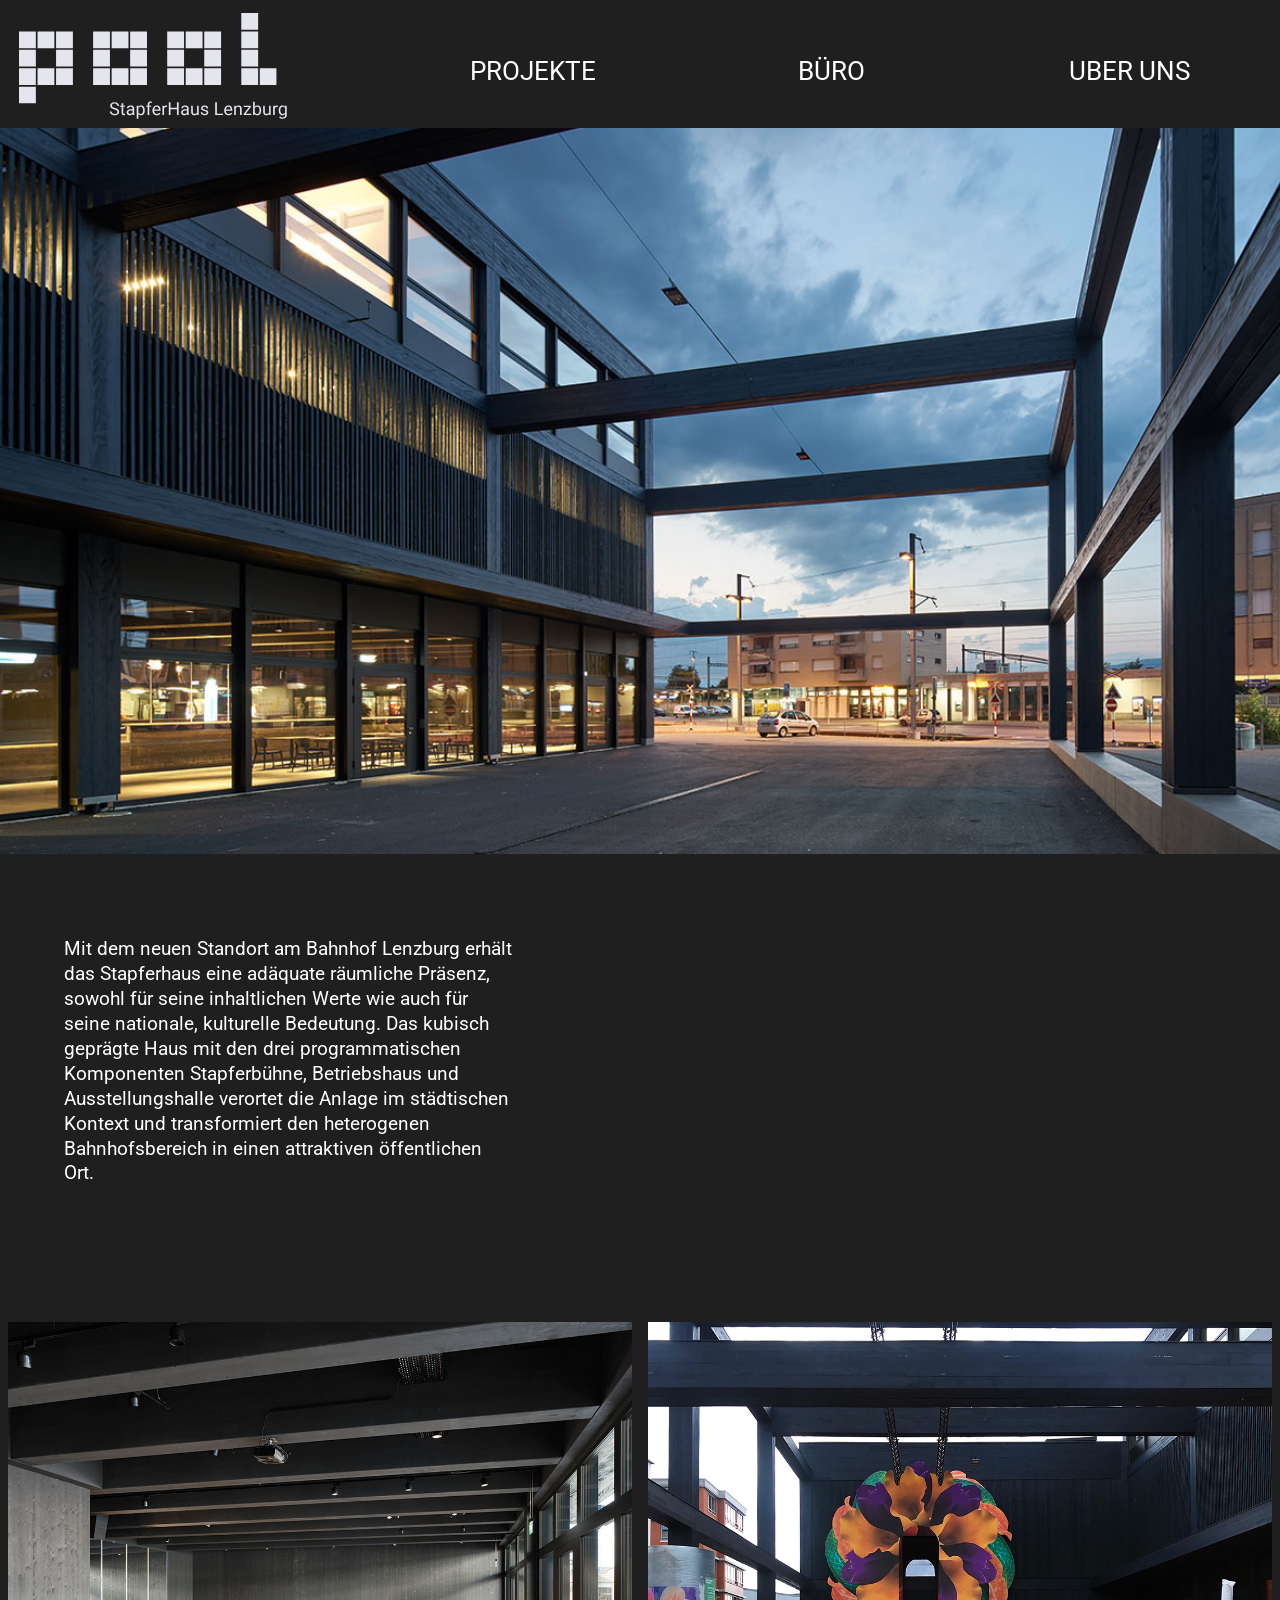
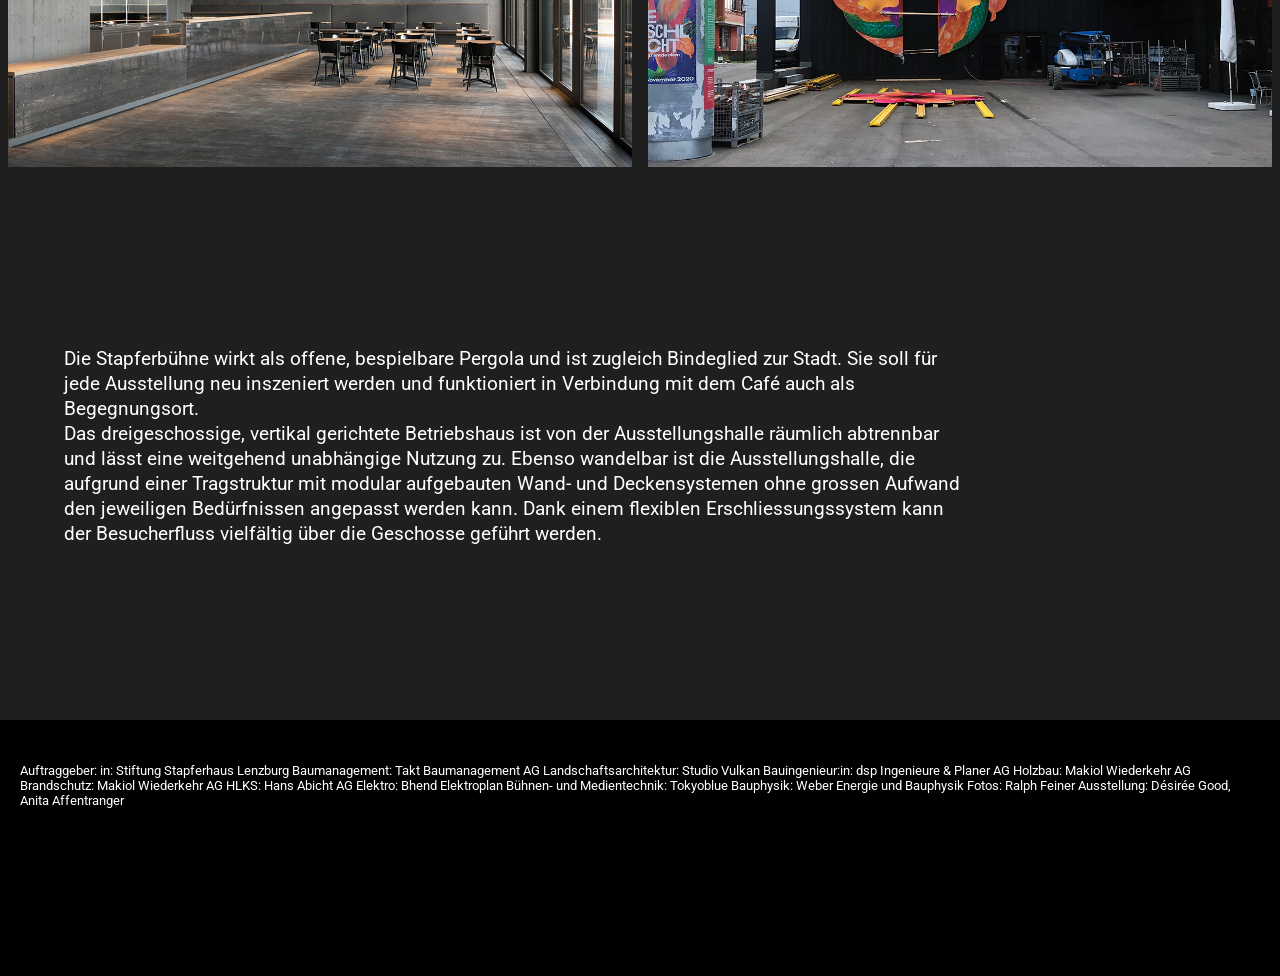
<file: index.html>
<!DOCTYPE html>
<html lang="en">
<head>
<link rel="preconnect" href="https://fonts.googleapis.com">
<link rel="preconnect" href="https://fonts.gstatic.com" crossorigin>
<link href="https://fonts.googleapis.com/css2?family=Roboto:ital,wght@0,100..900;1,100..900&display=swap" rel="stylesheet">
    <link rel="stylesheet" href="Style.css">
    <meta charset="UTF-8">
    <meta name="viewport" content="width=device-width, initial-scale=1.0">
    <title>Document</title>
</head>
<body>

    

    <header>
        
            <a href="index.html" class="logo-link"> 
            <div class="logo">
                <img src="Images/LogoFinal.svg" alt="pool logo" srcset="">
                
            </div>
          
            </a>
                 
                
            

            <div class="header text">
                <br>
            <p> <a href="Veranstaltungen.html" class="nav-link"> PROJEKTE  </a> </p>
                
            </div>

               <div class="uberuns">
                <br>
                <p> <a href="UberUns.html" class="nav-link">BÜRO</a> </p>
                </div>

                    <div class="projekte">
                        <br>
                    <p> <a href="projekte.html" class="nav-link">UBER UNS</a> </p>
                    </div>

            
            

    </header>

    

    
  
    <section class ="MainImage">
       <div>
        <img src="Images/0330_Stapferbuehne_Abend_gross.jpg" alt="Front Image" class="MainImage" />
       </div>
       
    </section>
    


    <div class ="MainText">
        
            <p> Mit dem neuen Standort am Bahnhof Lenzburg erhält das Stapferhaus 
                eine adäquate räumliche Präsenz, sowohl für seine inhaltlichen 
                Werte wie auch für seine nationale, kulturelle Bedeutung. Das kubisch geprägte Haus mit den drei programmatischen Komponenten Stapferbühne, Betriebshaus und Ausstellungshalle verortet die Anlage im städtischen Kontext und transformiert den heterogenen Bahnhofsbereich in einen 
                attraktiven öffentlichen Ort.
            </p>

    </div>


  

    
      <br>
    <br>
    <br>
    <br>
    <br>
    <br>
   
   




    
    <div class="SideScroll">

        <div class="Group"> 

        <div class="box">  <img src="Images/0330_good_Umbau_gr.jpg" alt="Projekte"/></div>
        <div class="box"> <img src="Images/0330_Umbau_Natur_gr.jpg" alt="Büro"/></div>
        <div class="box"><img src="Images/0330_EG_Empfang_Cafe_gross.jpg" alt="Annex"/></div>
        <div class="box"><img src="Images/05_Stapferhaus_gr.png" alt="Projekte"/></div>
        <div class="box"><img src="Images/fotoProjekte.jpg" alt="Projekte"/></div>
        <div class="box"><img src="Images/Woodspace1.jpg" alt="Projekte"/></div>
        <div class="box"><img src="Images/Woodspace2.jpg" alt="Projekte"/></div>

        

    </div>

   </div>


  <div class ="SecondText">
        
            <p> Die Stapferbühne wirkt als offene, bespielbare Pergola und 
ist zugleich Bindeglied zur Stadt. Sie soll für jede Ausstellung neu inszeniert werden und funktioniert in Verbindung mit dem Café auch als Begegnungsort.<br> Das dreigeschossige, vertikal gerichtete Betriebshaus ist von der Ausstellungshalle räumlich
 abtrennbar und lässt eine weitgehend unabhängige Nutzung zu. 
Ebenso wandelbar ist die Ausstellungshalle, die aufgrund einer 
Tragstruktur mit modular aufgebauten Wand- und Deckensystemen
 ohne grossen Aufwand den jeweiligen Bedürfnissen angepasst 
werden kann. Dank einem flexiblen Erschliessungssystem kann der Besucherfluss vielfältig über die Geschosse geführt werden.
            </p>

    </div>

    

    <footer>
        <div class="footerText">

            <p> Auftraggeber: in: Stiftung Stapferhaus Lenzburg 
Baumanagement: Takt Baumanagement AG
Landschaftsarchitektur: Studio Vulkan
Bauingenieur:in: dsp Ingenieure & Planer AG
Holzbau: Makiol Wiederkehr AG
Brandschutz: Makiol Wiederkehr AG
HLKS: Hans Abicht AG
Elektro: Bhend Elektroplan
Bühnen- und Medientechnik: Tokyoblue
Bauphysik: Weber Energie und Bauphysik
Fotos: Ralph Feiner
Ausstellung: Désirée Good, Anita Affentranger
 </p>
        </div>
    </footer>
<script src="header-hide.js"></script>
</body>
</html>
</file>
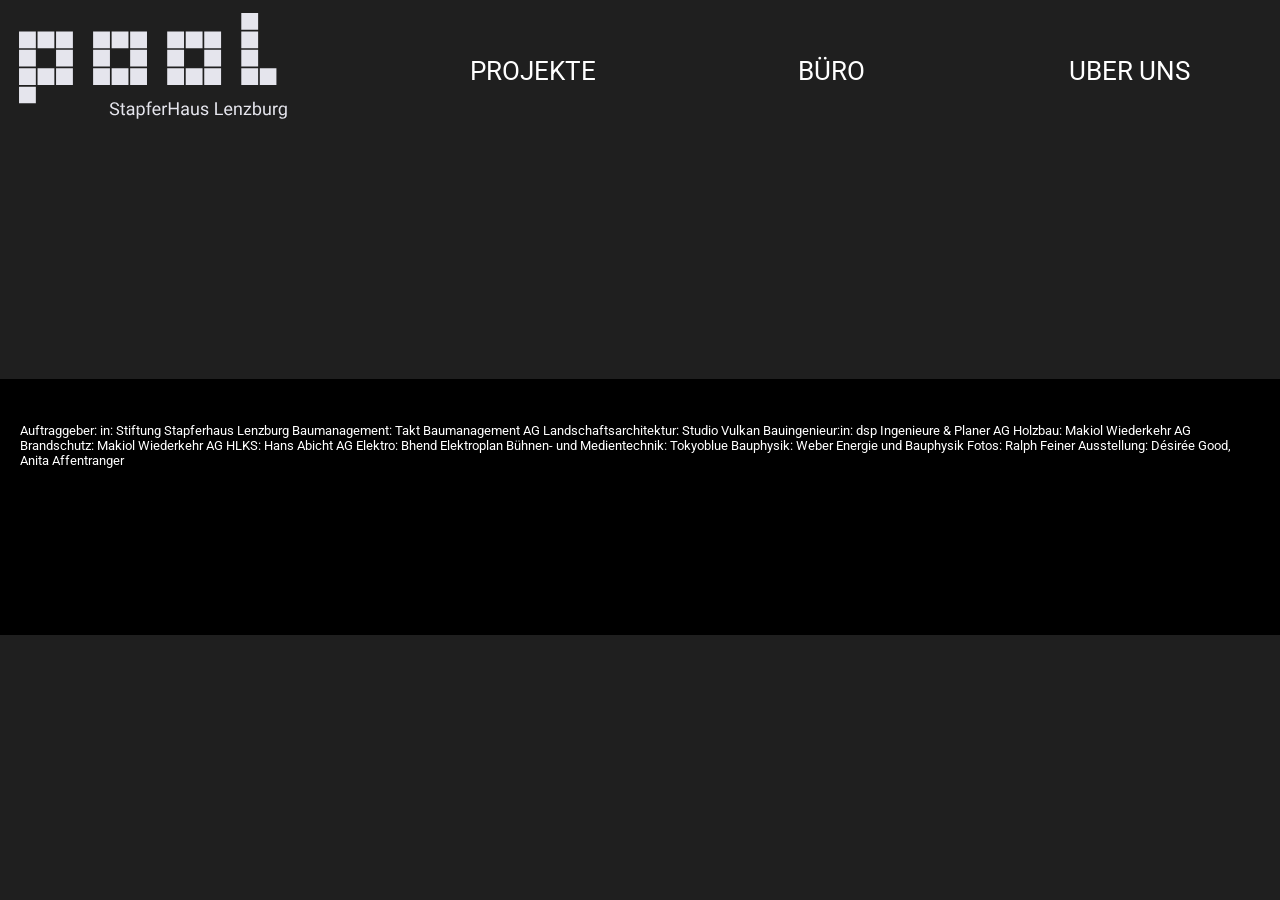
<file: Projekte.html>
<!DOCTYPE html>
<html lang="en">
<head>
<link rel="preconnect" href="https://fonts.googleapis.com">
<link rel="preconnect" href="https://fonts.gstatic.com" crossorigin>
<link href="https://fonts.googleapis.com/css2?family=Roboto:ital,wght@0,100..900;1,100..900&display=swap" rel="stylesheet">
    <link rel="stylesheet" href="Style.css">
    <meta charset="UTF-8">
    <meta name="viewport" content="width=device-width, initial-scale=1.0">
    <title>Document</title>
</head>
<body>

    


     <header>
        
            <a href="index.html" class="logo-link"> 
            <div class="logo">
                <img src="Images/LogoFinal.svg" alt="pool logo" srcset="">
                
            </div>
          
            </a>
                 
                
            

            <div class="header text">
                <br>
            <p> <a href="Veranstaltungen.html" class="nav-link"> PROJEKTE  </a> </p>
                
            </div>

               <div class="uberuns">
                <br>
                <p> <a href="UberUns.html" class="nav-link">BÜRO</a> </p>
                </div>

                    <div class="projekte">
                        <br>
                    <p> <a href="projekte.html" class="nav-link">UBER UNS</a> </p>
                    </div>

            
            

    </header>
    
    <br>
    <br>
    <br>
    <br>
    
  

    <footer>
        <div class="footerText">

            <p> Auftraggeber: in: Stiftung Stapferhaus Lenzburg 
Baumanagement: Takt Baumanagement AG
Landschaftsarchitektur: Studio Vulkan
Bauingenieur:in: dsp Ingenieure & Planer AG
Holzbau: Makiol Wiederkehr AG
Brandschutz: Makiol Wiederkehr AG
HLKS: Hans Abicht AG
Elektro: Bhend Elektroplan
Bühnen- und Medientechnik: Tokyoblue
Bauphysik: Weber Energie und Bauphysik
Fotos: Ralph Feiner
Ausstellung: Désirée Good, Anita Affentranger
 </p>
        </div>
    </footer>
<script src="header-hide.js"></script>
</body>
</html>
</file>
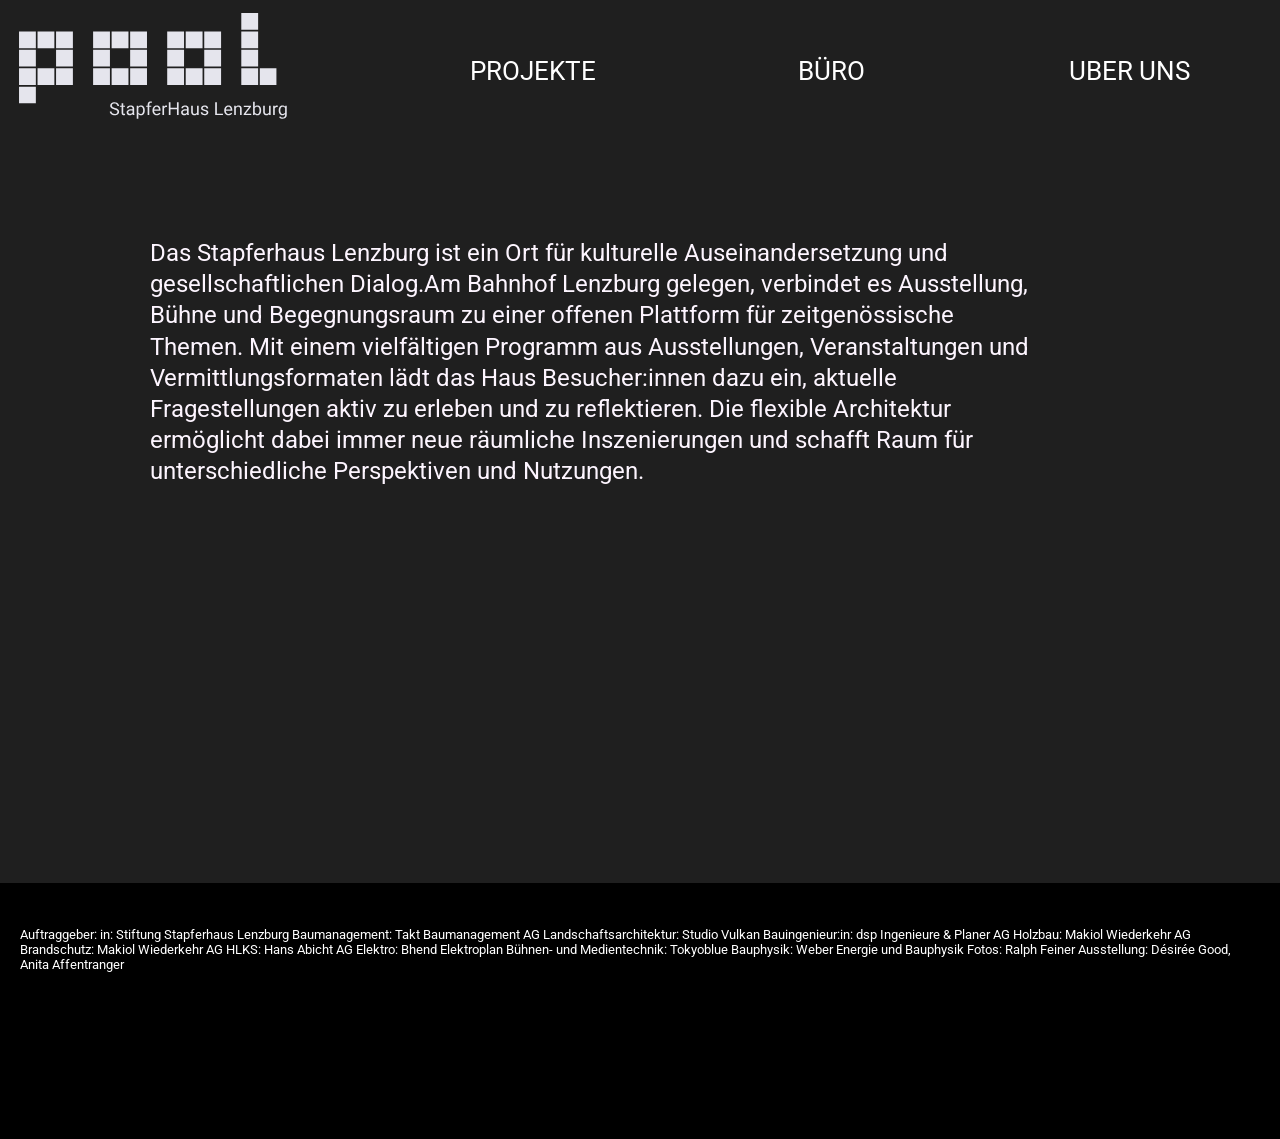
<file: UberUns.html>
<!DOCTYPE html>
<html lang="en">
<head>
<link rel="preconnect" href="https://fonts.googleapis.com">
<link rel="preconnect" href="https://fonts.gstatic.com" crossorigin>
<link href="https://fonts.googleapis.com/css2?family=Roboto:ital,wght@0,100..900;1,100..900&display=swap" rel="stylesheet">
    <link rel="stylesheet" href="Style.css">
    <meta charset="UTF-8">
    <meta name="viewport" content="width=device-width, initial-scale=1.0">
    <title>Document</title>
</head>
<body>

    


    <header>
        
            <a href="index.html" class="logo-link"> 
            <div class="logo">
                <img src="Images/LogoFinal.svg" alt="pool logo" srcset="">
                
            </div>
          
            </a>
                 
                
            

            <div class="header text">
                <br>
            <p> <a href="Veranstaltungen.html" class="nav-link"> PROJEKTE  </a> </p>
                
            </div>

               <div class="uberuns">
                <br>
                <p> <a href="UberUns.html" class="nav-link">BÜRO</a> </p>
                </div>

                    <div class="projekte">
                        <br>
                    <p> <a href="projekte.html" class="nav-link">UBER UNS</a> </p>
                    </div>

            
            

    </header>
     <br>
    <br>
    <br>     
    <br>


    <br>
    <br>
    <br>     
    <br>


    <div class="uberunsText">
     <p> Das Stapferhaus Lenzburg ist ein Ort für kulturelle Auseinandersetzung und gesellschaftlichen Dialog.Am Bahnhof Lenzburg gelegen, verbindet es Ausstellung, Bühne und Begegnungsraum zu einer offenen Plattform für zeitgenössische Themen.
    Mit einem vielfältigen Programm aus Ausstellungen, Veranstaltungen und Vermittlungsformaten lädt das Haus Besucher:innen dazu ein, aktuelle Fragestellungen aktiv zu erleben und zu reflektieren.
    Die flexible Architektur ermöglicht dabei immer neue räumliche Inszenierungen und schafft Raum für unterschiedliche Perspektiven und Nutzungen.
        </p>

    </div>


    <br>
    <br>
    <br>     
    <br>

    <br>
    <br>
    <br>     
    <br>

    <br>
    <br>
    <br>     
    <br>

    <br>
    <br>
    <br>     
    <br>
     <br>
    <br>
    <br>     
    <br>
     <br>
    <br>
    <br>     
    <br>




    <footer>
        <div class="footerText">

            <p> Auftraggeber: in: Stiftung Stapferhaus Lenzburg 
Baumanagement: Takt Baumanagement AG
Landschaftsarchitektur: Studio Vulkan
Bauingenieur:in: dsp Ingenieure & Planer AG
Holzbau: Makiol Wiederkehr AG
Brandschutz: Makiol Wiederkehr AG
HLKS: Hans Abicht AG
Elektro: Bhend Elektroplan
Bühnen- und Medientechnik: Tokyoblue
Bauphysik: Weber Energie und Bauphysik
Fotos: Ralph Feiner
Ausstellung: Désirée Good, Anita Affentranger
 </p>
        </div>
    </footer>
</body>
</html>
</file>
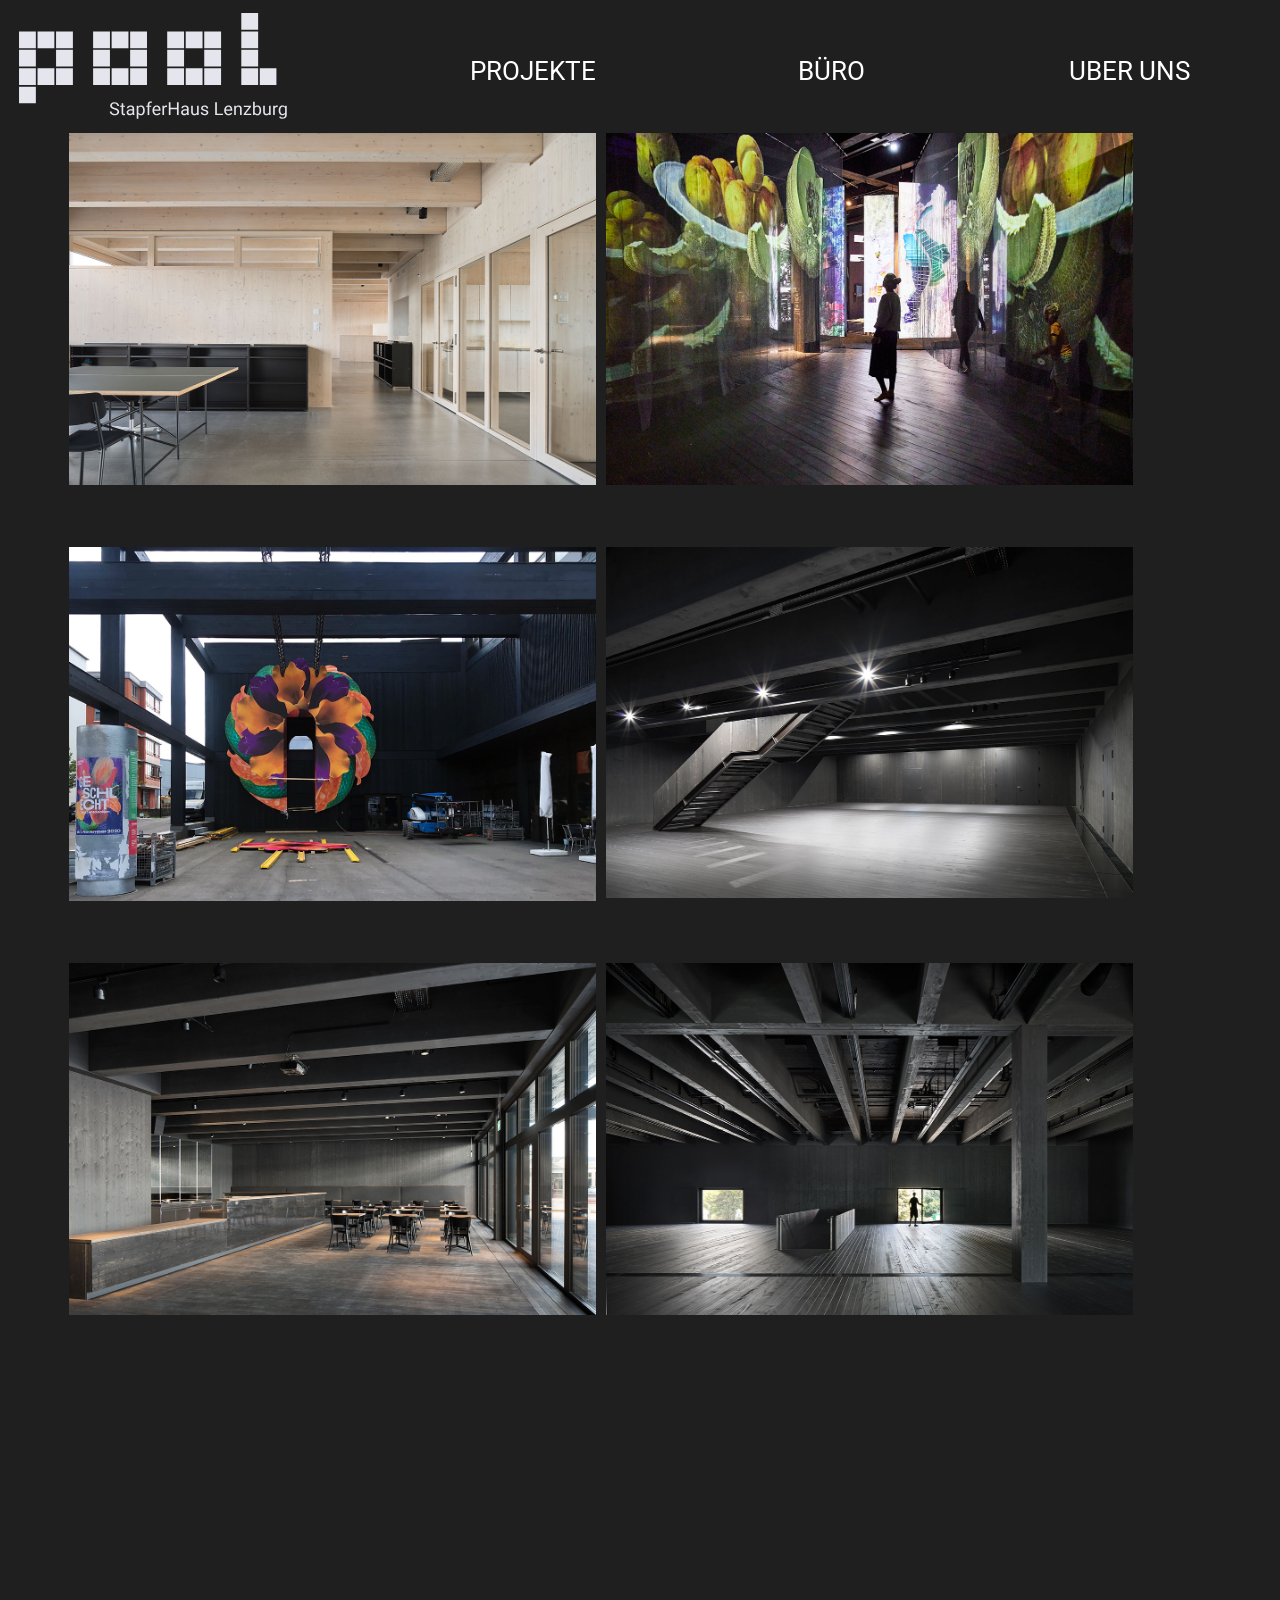
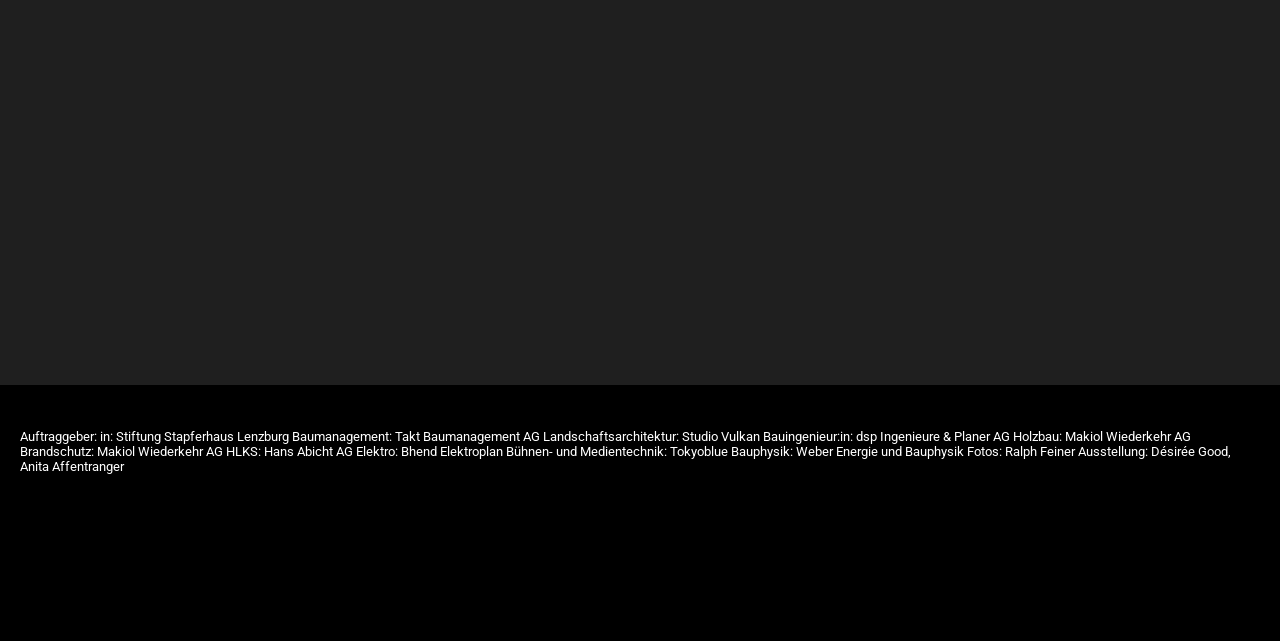
<file: Veranstaltungen.html>
<!DOCTYPE html>
<html lang="en">
<head>
<link rel="preconnect" href="https://fonts.googleapis.com">
<link rel="preconnect" href="https://fonts.gstatic.com" crossorigin>
<link href="https://fonts.googleapis.com/css2?family=Roboto:ital,wght@0,100..900;1,100..900&display=swap" rel="stylesheet">
    <link rel="stylesheet" href="Style.css">
    <meta charset="UTF-8">
    <meta name="viewport" content="width=device-width, initial-scale=1.0">
    <title>Document</title>
</head>
<body>

    

     <header>
        
            <a href="index.html" class="logo-link"> 
            <div class="logo">
                <img src="Images/LogoFinal.svg" alt="pool logo" srcset="">
                
            </div>
          
            </a>
                 
                
            

            <div class="header text">
                <br>
            <p> <a href="Veranstaltungen.html" class="nav-link"> PROJEKTE  </a> </p>
                
            </div>

               <div class="uberuns">
                <br>
                <p> <a href="UberUns.html" class="nav-link">BÜRO</a> </p>
                </div>

                    <div class="projekte">
                        <br>
                    <p> <a href="projekte.html" class="nav-link">UBER UNS</a> </p>
                    </div>

            
            

    </header>
    <div class="gallery">


<div class="gallery-item">
  <a target="_blank" href="Images/Woodspace2.jpg">
    <img src="Images/Woodspace2.jpg" alt="Cinque Terre" width="600" height="400">
  </a>
  <div class="desc">More info - example text</div>
</div>

<div class="gallery-item">
  <a target="_blank" href="Images/fotoProjekte.jpg">
    <img src="Images/fotoProjekte.jpg" alt="Cinque Terre" width="600" height="400">
  </a>
  <div class="desc">More info - example text</div>
</div>
<div class="gallery-item">
  <a target="_blank" href="Images/05_Stapferhaus_gr.png">
    <img src="Images/05_Stapferhaus_gr.png" alt="Cinque Terre" width="600" height="400">
  </a>
  <div class="desc">More info - example text</div>
</div>

<div class="gallery-item">
  <a target="_blank" href="Images/BigEmptyStair.jpg">
    <img src="Images/BigEmptyStair.jpg" alt="Forest" width="600" height="400">
  </a>
  <div class="desc">More info - example text</div>
</div>

<div class="gallery-item">
  <a target="_blank" href="Images/0330_EG_Empfang_Cafe_gross.jpg">
    <img src="Images/0330_EG_Empfang_Cafe_gross.jpg" alt="Northern Lights" width="600" height="400">
  </a>
  <div class="desc">More info - example text</div>
</div>

<div class="gallery-item">
  <a target="_blank" href="Images/BigEmptyRoom.jpg">
    <img src="Images/BigEmptyRoom.jpg" alt="Mountains" width="600" height="400">
  </a>
  <div class="desc">More info - example text</div>
</div>

</div>

    
  
    <br>
    <br>
    <br>
     <br>
    <br>
    <br>
    <br>
     <br>
    <br>
    <br>
    <br>
     <br>
    <br>
    <br>
      <br>
    <br>
    <br>

    <footer>
        <div class="footerText">

            <p> Auftraggeber: in: Stiftung Stapferhaus Lenzburg 
Baumanagement: Takt Baumanagement AG
Landschaftsarchitektur: Studio Vulkan
Bauingenieur:in: dsp Ingenieure & Planer AG
Holzbau: Makiol Wiederkehr AG
Brandschutz: Makiol Wiederkehr AG
HLKS: Hans Abicht AG
Elektro: Bhend Elektroplan
Bühnen- und Medientechnik: Tokyoblue
Bauphysik: Weber Energie und Bauphysik
Fotos: Ralph Feiner
Ausstellung: Désirée Good, Anita Affentranger
 </p>
        </div>
    </footer>
    <script src="header-hide.js"></script>

</body>
</html>
</file>
<file: Style.css>
header.header-hidden {
  transform: translateY(-100%);
  transition: transform 0.3s ease;
}

header {
  transition: transform 0.3s ease;
}
body {
    margin: 0;
    padding: 0;
    background-color: rgb(31, 31, 31);
    
    max-width: 100vw;
    overflow-x: hidden;
html {
    max-width: 100vw;
    overflow-x: hidden;
}
}

header{

    display: grid;
    position: fixed;
    /*grid-template-columns: 1.5fr 1fr 1fr 1fr; */
    grid-template-columns: 30% 23.3% 23.3% 23.3%;
    grid-template-rows: 6.3vw;
    width: 100%;
    height: 10vw;
    z-index: 5;
    background-color: rgb(31, 31, 31);
    top: 0;
    left: 0;




    color: rgb(255, 255, 255);
    font-family: 'Roboto';
    font-size: 2vw;

    letter-spacing: 10%;
    text-align: center;


    
}

header text:hover{
    color: rgb(186, 17, 228);
    transition: color 0.3s ease;
}

.logo{

   
    
    
    top: 1vw;
    left: 1.5vw;
    grid-column: 1/2;
    grid-row: 1/1;
    position: relative;
    
    
    
    z-index: 10;
    
}

.logo img{
   
    width: 78%;
    height: auto;
    display: block;

    /*
    display: block;
    
    max-height: fit-content;
    max-width:286px;

    
    position: relative;
    color: rgb(253, 245, 255);
    fill: rgb(253, 245, 255);
    */
}



.MainImage{
 
  width: 100%;
  height: auto;
  display: block;
  /*

  height: 864px;        height 
  object-fit: cover;   fills nicely, crops if needed 
  */
   
   

   
  
   
    
}

.MainText {
  position: relative;
  max-width: 700px;
  width: 35%;
  right: 500px;
  text-align: left;

  left: 0px;
  bottom: 0px;
  color: rgb(255, 255, 255);
  font-family: 'Roboto';
  font-size: 1.5vw;
  top: 5vw;

  margin-left: 5%;
  line-height: 130%;


    
}

.TitleImage{
    scale: fit;
    
}





.SideScroll{
  
    display: flex;

    overflow-x: auto;        
    /*
      background-color: rgb(225, 185, 65);
    */
}

.SideScroll::-webkit-scrollbar {
    display: none; 
}

.Group{
    
  margin-top: 5%;
  display: flex;
  align-items: center;
  justify-content: center;

  

  width: 100%;
  height: auto;

  
  animation: scroll 15s linear infinite;
  



}

.box{

    flex: 0 0 50%;
    align-content: center;
    height: 100%;
    padding: .5em;
    border-radius: .2em;
    transform: translateX(50%);
    
    
       

    
    
}
.box img {
    width: 100%;
    height: 100%;
    object-fit: cover;
    
    
}

@keyframes scroll {
    from {translate: 0;}
    to {translate: -140%;}

}




.SecondText{
    position: relative;
    width: 70%;
    right: 500px;
    text-align: left;

    left: 0px;
    bottom: 0px;
    color: rgb(255, 255, 255);
    font-family: 'Roboto';
    font-size: 1.5vw;
    top: 12vw;

    line-height: 130%;
    margin-left: 5%;
}

footer
{
    position: relative;
    top: 24vw;
    background-color: rgb(0, 0, 0);
    color: rgb(255, 255, 255);
    font-family: 'Roboto';
    font-size: 1vw;
    text-align: left;
    padding: 20px;
    height: 20vw;
}

.footerText{
    position: relative;
    top: 5%;
}

.nav-link {

    color: inherit;         

    text-decoration: none;
}

.nav-link:hover {
    color: rgb(222, 173, 25); 
    transition: color 0.3s ease; 
}

.uberunsText{
    font-family: 'Roboto';
    line-height: 130%;
    position: relative;
    float: left;
    width: 70%;
    font-size: 24px;
    color: rgb(253, 245, 255);
    top: 70px;
    left: 150px;
}

.Events{

    max-height: fit-content;
    max-width: fit-content;
    position: relative;
    left: 80px;
    top: 60px;


   
}

* {
  box-sizing: border-box;
}

div.gallery {
  position: center;
  margin-top: 10vw;
  margin-left: 5%;
  display: flex;
  flex-wrap: wrap;
  justify-content: flex-start;
  
}

div.gallery-item {
  margin: 5px;
  width: calc(45% - 20px);
}

div.gallery-item:hover {
  width: calc(47% - 20px);

  
  border: 1px solid #000000;
  background-color: rgb(0, 0, 0);

  color: rgb(255, 255, 255);
  position: relative;
    
    
   
  font-family: 'Roboto';
  font-size: 1vw;
  text-align: left;
  
}

div.gallery-item img {
  width: 100%;
  height: auto;
}

div.gallery-item div.desc {
  padding: 15px;
  text-align: center;
  opacity: 0;
  transition: opacity 0.2s ease;
  pointer-events: none;
}

div.gallery-item:hover div.desc {
  opacity: 1;
  pointer-events: auto;
}

@media only screen and (max-width: 768px) {
  div.gallery-item {
    width: calc(50% - 20px);
    margin-left: 0;
  }

  .MainText{
    font-size: 2vw;
    top: 9vw;

  }

  .SecondText{
    font-size: 2vw;
   
  }
}
   


@media only screen and (max-width: 480px) {
  div.gallery-item {
    width: calc(100% - 20px);
  }
}
</file>
